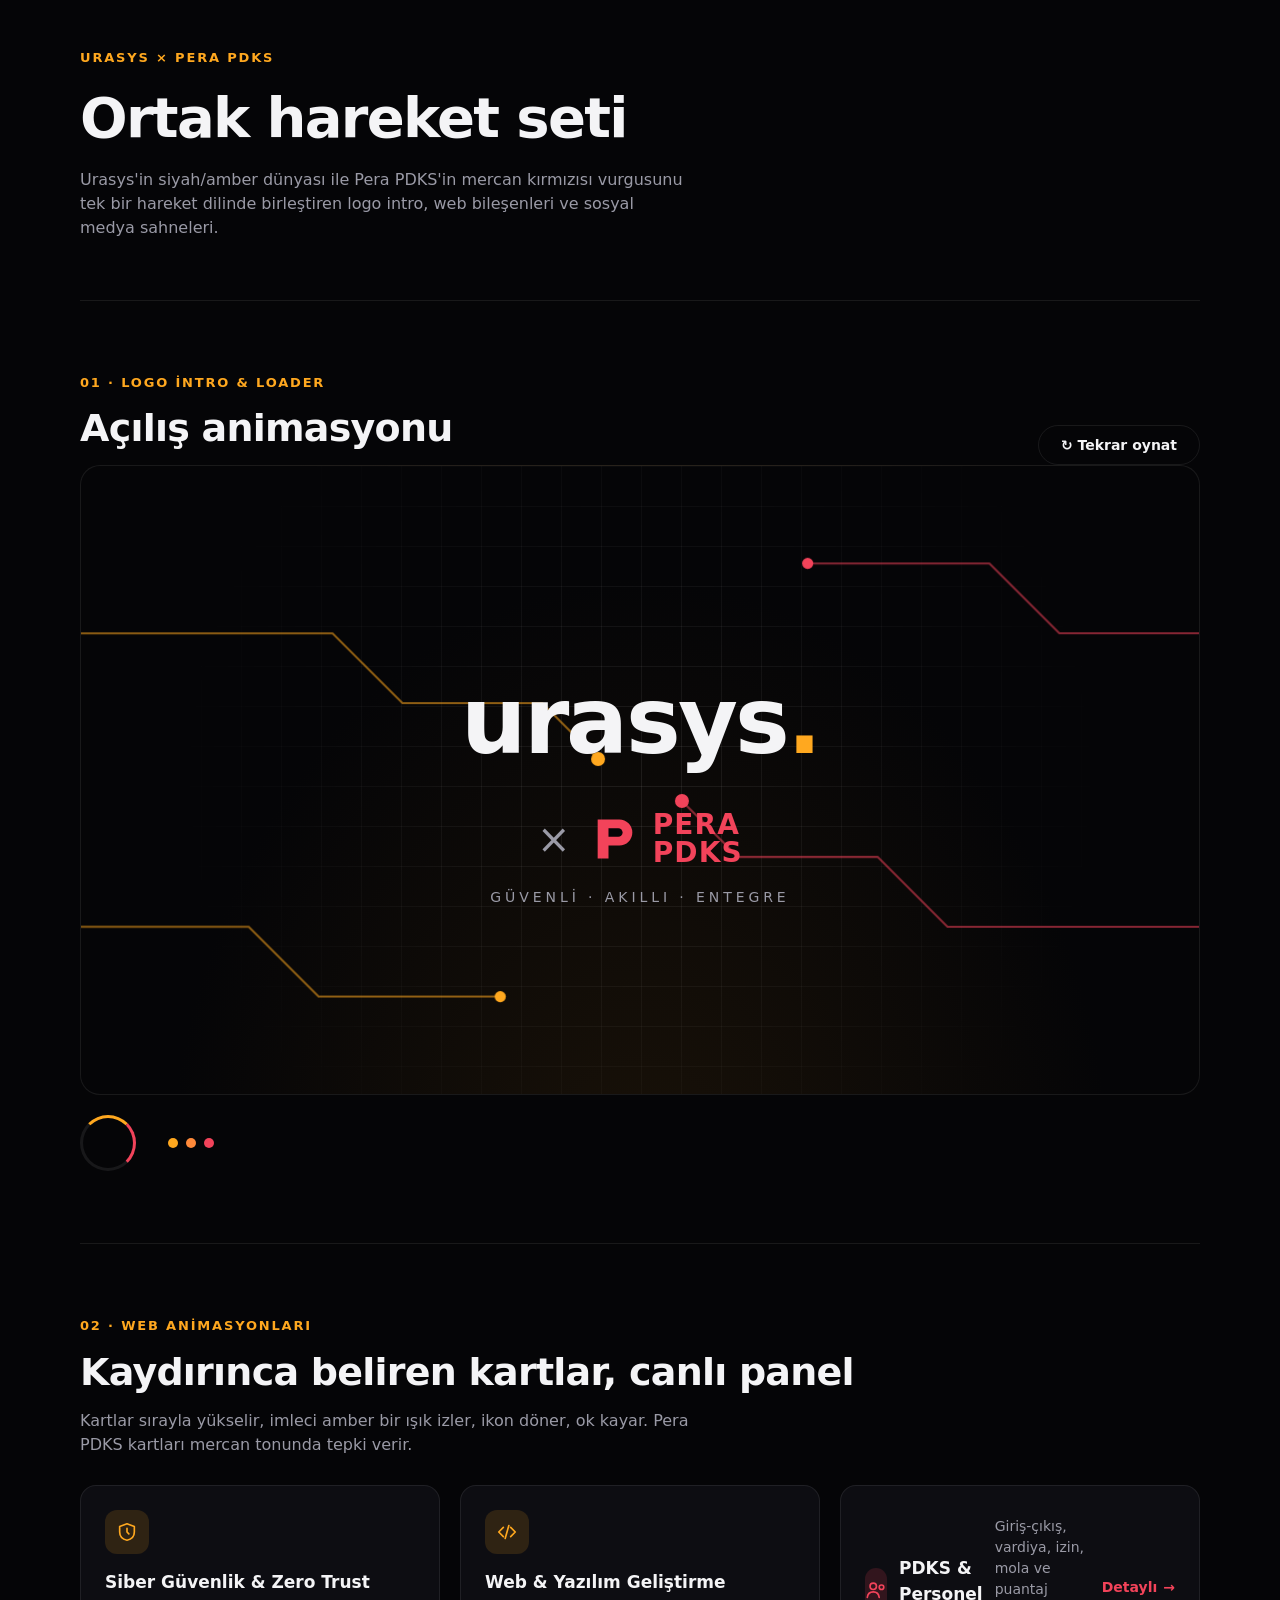
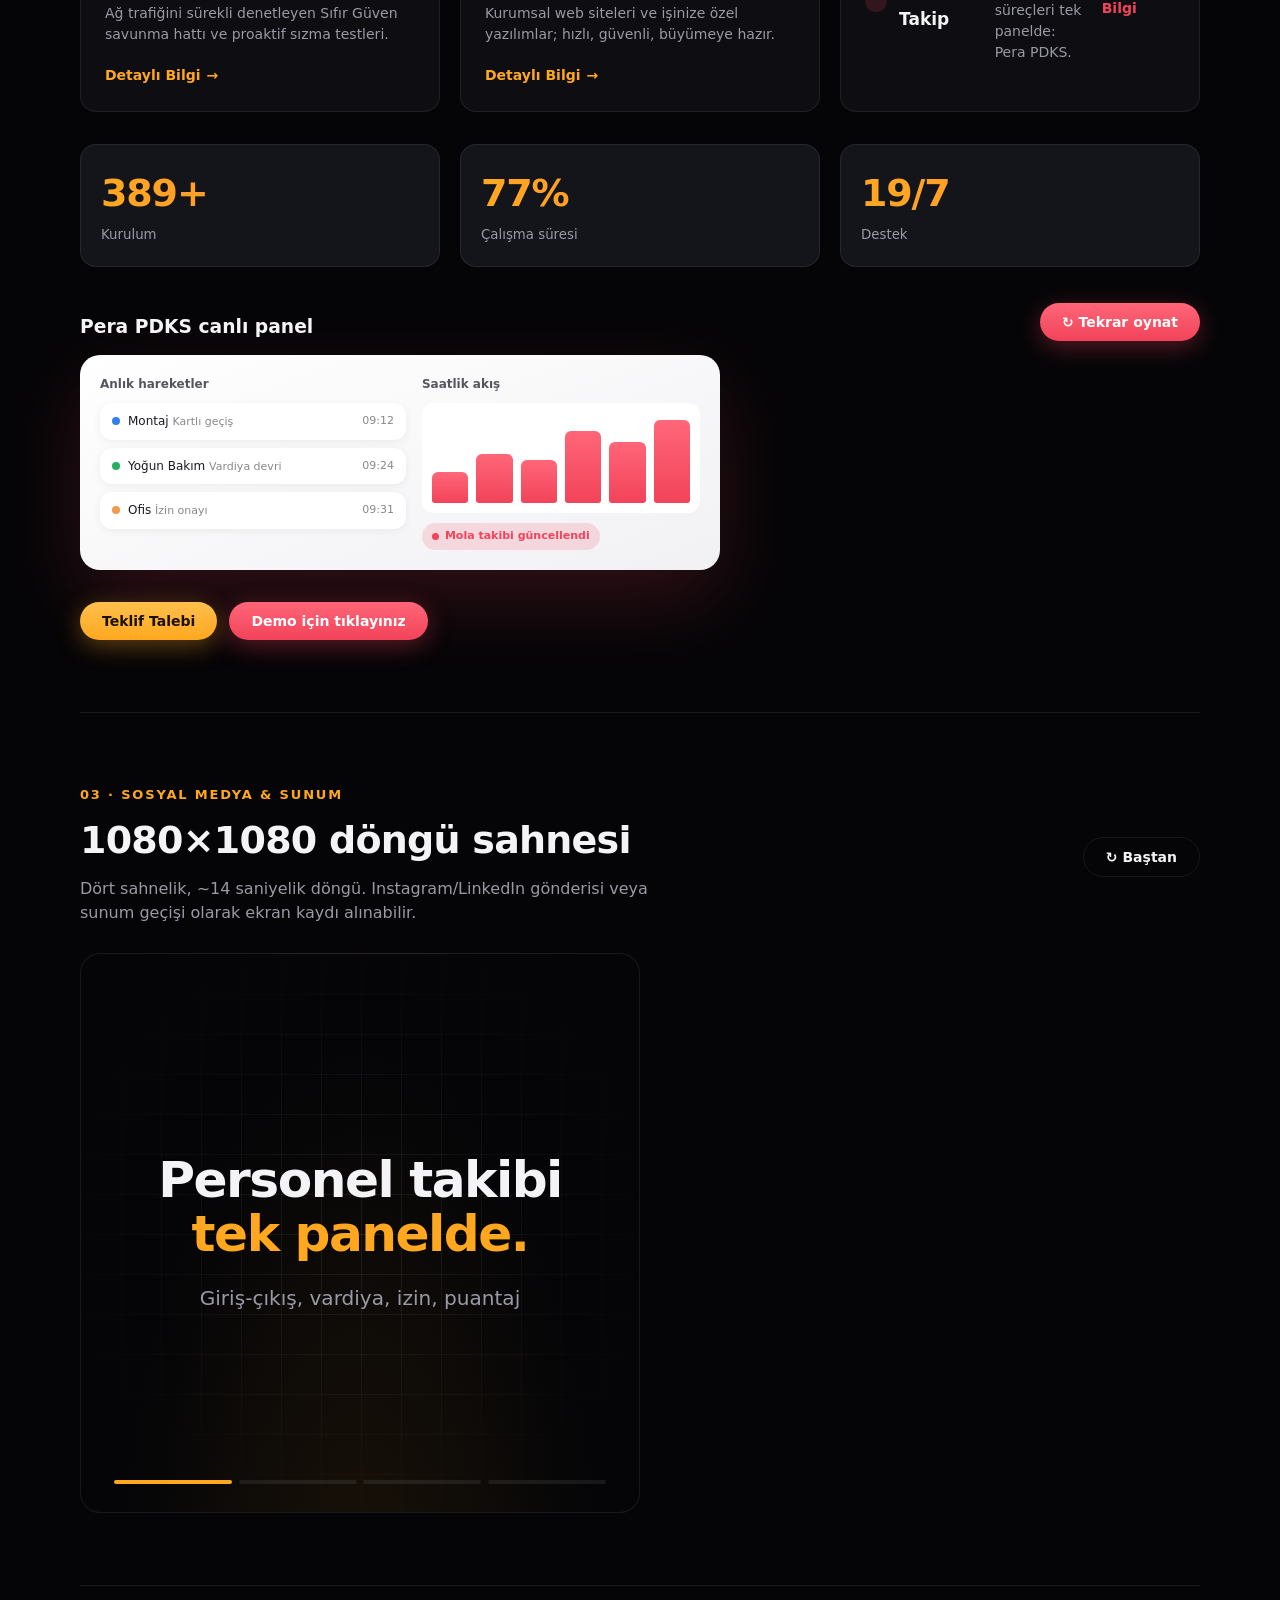
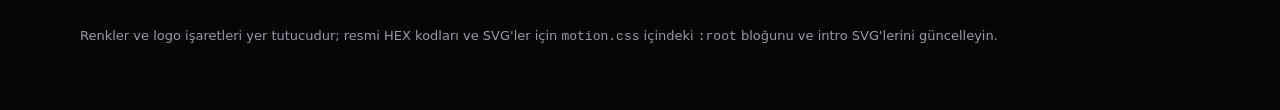
<file: urasys-motion/index.html>
<!doctype html>
<html lang="tr">
<head>
<meta charset="utf-8">
<meta name="viewport" content="width=device-width, initial-scale=1">
<title>Urasys × Pera PDKS Hareket Seti</title>
<link rel="stylesheet" href="motion.css">
</head>
<body>

<header class="wrap" style="padding:48px 0 32px">
  <div class="eyebrow">Urasys × Pera PDKS</div>
  <h1 style="font-size:clamp(32px,6vw,56px);letter-spacing:-.03em;margin:8px 0">Ortak hareket seti</h1>
  <p class="lead">Urasys'in siyah/amber dünyası ile Pera PDKS'in mercan kırmızısı vurgusunu tek bir hareket dilinde birleştiren logo intro, web bileşenleri ve sosyal medya sahneleri.</p>
</header>

<!-- 1) Logo intro -->
<section class="section wrap">
  <div class="bar-head">
    <div><div class="eyebrow">01 · Logo intro &amp; loader</div><h2 class="title">Açılış animasyonu</h2></div>
    <button class="btn ghost" id="replay-intro">↻ Tekrar oynat</button>
  </div>
  <div class="stage wide intro" id="intro">
    <div class="grid-bg"></div>
    <svg class="circuit" viewBox="0 0 800 450" preserveAspectRatio="xMidYMid slice" aria-hidden="true">
      <path class="a" d="M0 120 H180 L230 170 H330 L370 210"/>
      <path class="c" d="M800 330 H620 L570 280 H470 L430 240"/>
      <path class="a" d="M0 330 H120 L170 380 H300"/>
      <path class="c" d="M800 120 H700 L650 70 H520"/>
      <circle cx="370" cy="210" r="5" fill="#ffa81f"/>
      <circle cx="430" cy="240" r="5" fill="#f2435a"/>
      <circle cx="300" cy="380" r="4" fill="#ffa81f"/>
      <circle cx="520" cy="70" r="4" fill="#f2435a"/>
    </svg>
    <div class="center">
      <div class="wordmark" aria-label="urasys"></div>
      <div style="display:flex;align-items:center;gap:18px">
        <span class="cross">×</span>
        <div class="pera">
          <!-- Yer tutucu işaret: resmi Pera PDKS SVG'siyle değiştirin -->
          <svg class="pera-mark" viewBox="0 0 48 48" aria-hidden="true"><path d="M8 6h20a12 12 0 0 1 0 24H18v12H8z" fill="#f2435a"/><path d="M18 14h9a4 4 0 0 1 0 8h-9z" fill="#050507"/></svg>
          <div class="pera-text">PERA<br>PDKS</div>
        </div>
      </div>
      <div class="tagline">Güvenli · Akıllı · Entegre</div>
    </div>
    <div class="loader-track"><div class="loader-fill"></div></div>
  </div>
  <div class="loaders" aria-label="Yükleme göstergeleri">
    <div class="ring"></div>
    <div class="dots"><i></i><i></i><i></i></div>
  </div>
</section>

<!-- 2) Web bileşenleri -->
<section class="section wrap">
  <div class="eyebrow">02 · Web animasyonları</div>
  <h2 class="title">Kaydırınca beliren kartlar, canlı panel</h2>
  <p class="lead">Kartlar sırayla yükselir, imleci amber bir ışık izler, ikon döner, ok kayar. Pera PDKS kartları mercan tonunda tepki verir.</p>

  <div class="cards">
    <article class="card reveal" style="--d:0">
      <div class="icon-tile"><svg viewBox="0 0 24 24"><path d="M12 3l8 3v6c0 5-3.5 8-8 9-4.5-1-8-4-8-9V6z"/><path d="M12 8v4l2 2"/></svg></div>
      <h3>Siber Güvenlik &amp; Zero Trust</h3><p>Ağ trafiğini sürekli denetleyen Sıfır Güven savunma hattı ve proaktif sızma testleri.</p>
      <a class="more" href="#">Detaylı Bilgi <span>→</span></a>
    </article>
    <article class="card reveal" style="--d:1">
      <div class="icon-tile"><svg viewBox="0 0 24 24"><path d="M3 12l5-5M3 12l5 5M21 12l-5-5M21 12l-5 5M14 5l-4 14"/></svg></div>
      <h3>Web &amp; Yazılım Geliştirme</h3><p>Kurumsal web siteleri ve işinize özel yazılımlar; hızlı, güvenli, büyümeye hazır.</p>
      <a class="more" href="#">Detaylı Bilgi <span>→</span></a>
    </article>
    <article class="card pera reveal" style="--d:2">
      <div class="icon-tile"><svg viewBox="0 0 24 24"><circle cx="9" cy="8" r="3.5"/><path d="M2.5 20c.5-4 3-6 6.5-6s6 2 6.5 6"/><circle cx="18" cy="9" r="2.5"/></svg></div>
      <h3>PDKS &amp; Personel Takip</h3><p>Giriş-çıkış, vardiya, izin, mola ve puantaj süreçleri tek panelde: Pera PDKS.</p>
      <a class="more" href="#">Detaylı Bilgi <span>→</span></a>
    </article>
  </div>

  <div class="stats reveal">
    <div class="stat"><b data-to="500" data-suffix="+">0</b><small>Kurulum</small></div>
    <div class="stat"><b data-to="99" data-suffix="%">0</b><small>Çalışma süresi</small></div>
    <div class="stat"><b data-to="24" data-suffix="/7">0</b><small>Destek</small></div>
  </div>

  <div style="margin-top:36px">
    <div class="bar-head"><h3>Pera PDKS canlı panel</h3><button class="btn coral" id="replay-dash">↻ Tekrar oynat</button></div>
    <div class="dash" style="margin-top:14px">
      <div>
        <h4>Anlık hareketler</h4>
        <div class="feed">
          <div class="row" style="--i:0"><span><i style="background:#2f80ed;display:inline-block;margin-right:8px"></i>Montaj <em>Kartlı geçiş</em></span><em>09:12</em></div>
          <div class="row" style="--i:1"><span><i style="background:#27ae60;display:inline-block;margin-right:8px"></i>Yoğun Bakım <em>Vardiya devri</em></span><em>09:24</em></div>
          <div class="row" style="--i:2"><span><i style="background:#f2994a;display:inline-block;margin-right:8px"></i>Ofis <em>İzin onayı</em></span><em>09:31</em></div>
        </div>
      </div>
      <div>
        <h4>Saatlik akış</h4>
        <div class="chart">
          <i style="--h:35%;--i:0"></i><i style="--h:55%;--i:1"></i><i style="--h:48%;--i:2"></i><i style="--h:80%;--i:3"></i><i style="--h:68%;--i:4"></i><i style="--h:92%;--i:5"></i>
        </div>
        <span class="badge-live">Mola takibi güncellendi</span>
      </div>
    </div>
  </div>

  <div style="display:flex;gap:12px;margin-top:32px;flex-wrap:wrap">
    <button class="btn">Teklif Talebi</button>
    <button class="btn coral">Demo için tıklayınız</button>
  </div>
</section>

<!-- 3) Sosyal medya / sunum -->
<section class="section wrap">
  <div class="bar-head">
    <div><div class="eyebrow">03 · Sosyal medya &amp; sunum</div><h2 class="title">1080×1080 döngü sahnesi</h2></div>
    <button class="btn ghost" id="replay-social">↻ Baştan</button>
  </div>
  <p class="lead">Dört sahnelik, ~14 saniyelik döngü. Instagram/LinkedIn gönderisi veya sunum geçişi olarak ekran kaydı alınabilir.</p>
  <div class="stage square social" id="social">
    <div class="grid-bg"></div>

    <div class="scene">
      <h3><span class="line" style="--i:0">Personel takibi</span><span class="line hl" style="--i:1">tek panelde.</span></h3>
      <p class="line" style="--i:3">Giriş-çıkış, vardiya, izin, puantaj</p>
    </div>

    <div class="scene">
      <div class="mini-bars">
        <i style="height:35%;--i:0"></i><i style="height:60%;--i:1"></i><i style="height:48%;--i:2"></i><i style="height:82%;--i:3"></i><i style="height:70%;--i:4"></i><i style="height:100%;--i:5"></i>
      </div>
      <h3><span class="line" style="--i:1">Anlık <span class="hc">raporlama</span></span></h3>
      <div class="chip-row"><span class="chip c" style="--i:0">Mola takibi</span><span class="chip c" style="--i:1">Turnike</span><span class="chip c" style="--i:2">Puantaj</span></div>
    </div>

    <div class="scene">
      <div class="pair line" style="--i:0"><span class="u"><b>urasys</b>.</span><span class="x">×</span><span class="p">PERA PDKS</span></div>
      <h3><span class="line" style="--i:2">İş ortaklığıyla</span><span class="line hl" style="--i:3">daha güçlü.</span></h3>
    </div>

    <div class="scene">
      <h3><span class="line" style="--i:0">Hemen <span class="hl">teklif</span></span><span class="line" style="--i:1">alın.</span></h3>
      <div class="chip-row"><span class="chip a" style="--i:0">urasys.com</span><span class="chip c" style="--i:1">perapdks.com</span></div>
    </div>

    <div class="progress"></div>
  </div>
</section>

<footer class="wrap">
  Renkler ve logo işaretleri yer tutucudur; resmi HEX kodları ve SVG'ler için <code>motion.css</code> içindeki <code>:root</code> bloğunu ve intro SVG'lerini güncelleyin.
</footer>

<script src="motion.js"></script>
</body>
</html>
</file>
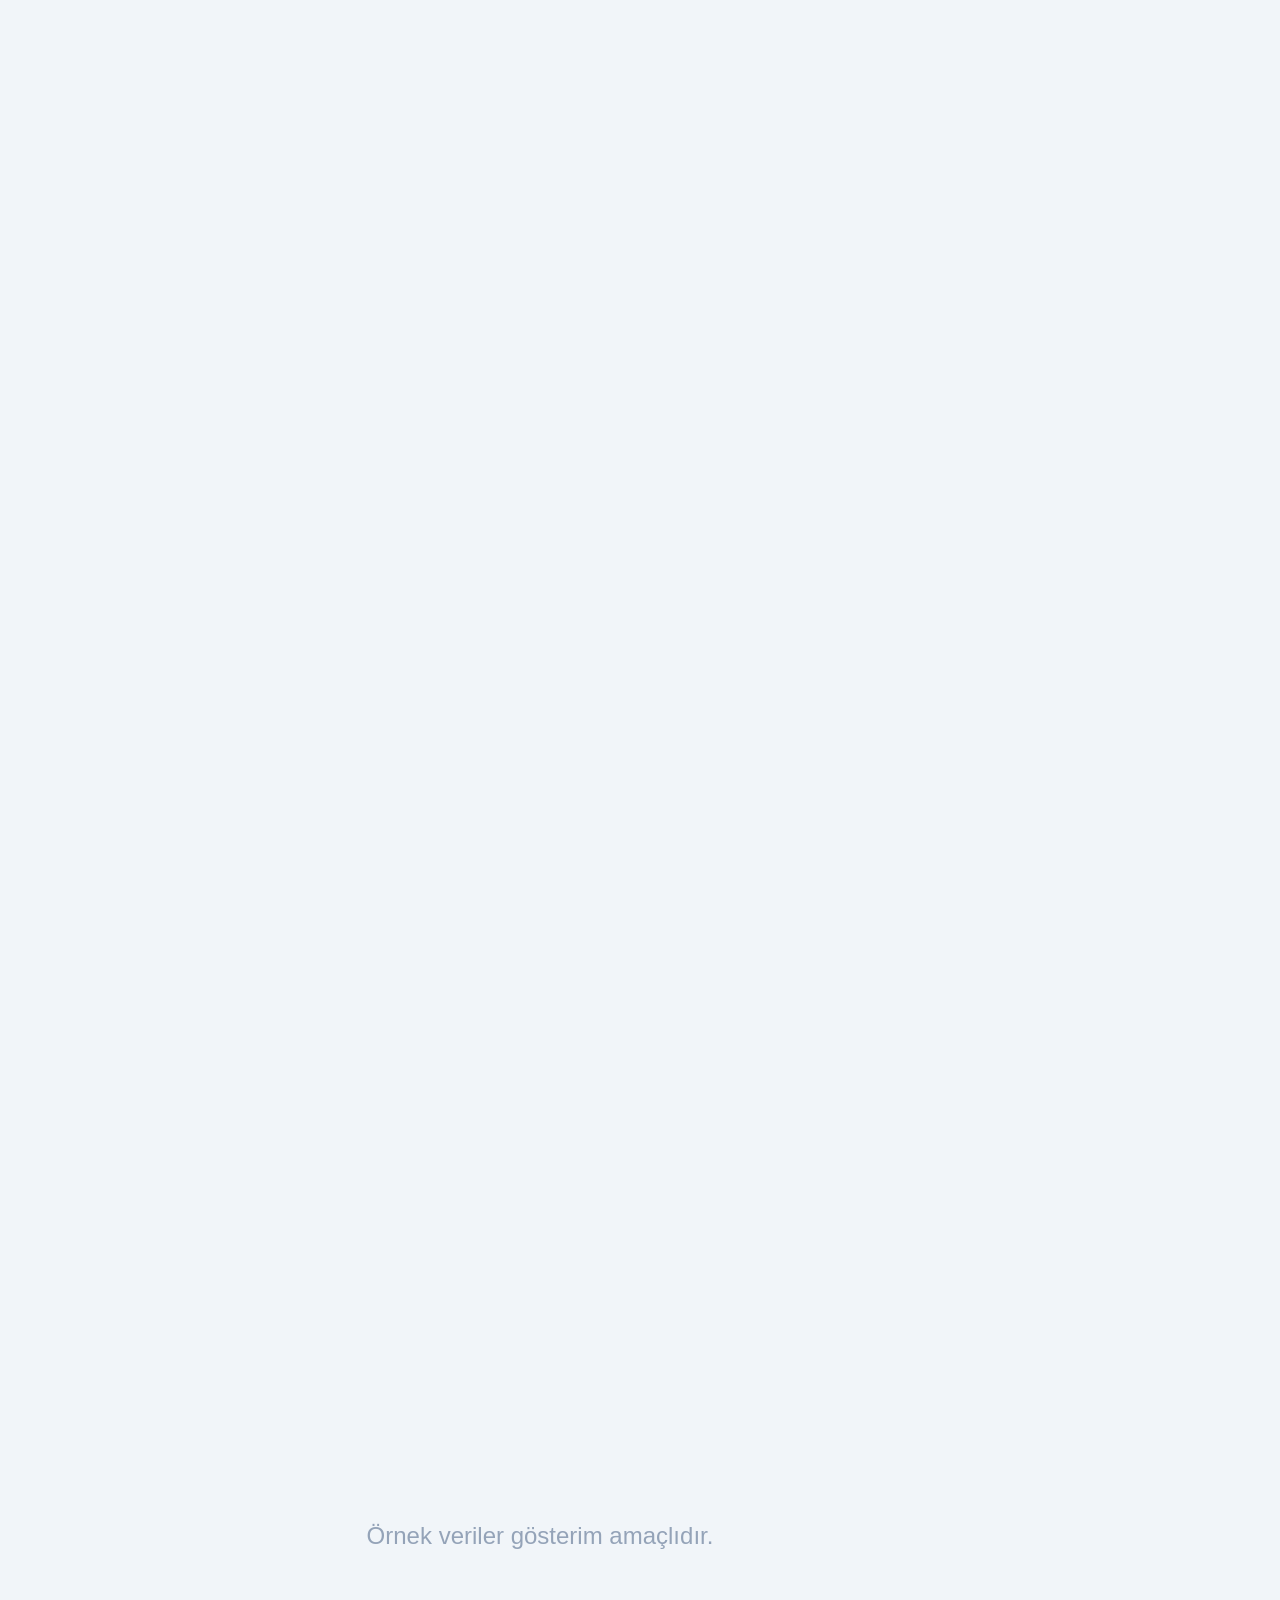
<file: yonetior-social/animations/02-ai-makbuz-okuma.html>
<!doctype html><html lang="tr"><head><meta charset="utf-8"><link rel="stylesheet" href="base.css">
<style>
.receipt{position:relative;width:500px;background:#fff;border-radius:18px;padding:40px 38px;box-shadow:0 40px 80px -30px rgba(23,37,84,.5);font-family:'DejaVu Sans Mono',monospace;font-size:27px;color:#334155;text-align:left;overflow:hidden;
 clip-path:polygon(0 0,100% 0,100% 100%,95% 97%,90% 100%,85% 97%,80% 100%,75% 97%,70% 100%,65% 97%,60% 100%,55% 97%,50% 100%,45% 97%,40% 100%,35% 97%,30% 100%,25% 97%,20% 100%,15% 97%,10% 100%,5% 97%,0 100%)}
.receipt .t{text-align:center;font-weight:700;font-size:30px;margin-bottom:6px}
.receipt .d{text-align:center;font-size:23px;color:#94a3b8;margin-bottom:22px}
.receipt .l{display:flex;justify-content:space-between;padding:7px 0}
.receipt .tot{display:flex;justify-content:space-between;border-top:3px dashed #cbd5e1;margin-top:16px;padding-top:18px;font-weight:700;font-size:34px;color:#0f172a;margin-bottom:24px}
.scan{position:absolute;left:0;right:0;top:0;height:10px;background:linear-gradient(90deg,transparent,#3b82f6,transparent);box-shadow:0 0 40px 18px rgba(59,130,246,.45);animation:scan 2.2s ease-in-out var(--s) both}
@keyframes scan{0%{top:0;opacity:0}8%{opacity:1}92%{opacity:1}100%{top:100%;opacity:0}}
.mark{position:absolute;border:4px solid #3b82f6;border-radius:8px;background:rgba(59,130,246,.12);animation:fade .4s ease var(--s) both}
.fields{width:920px;display:flex;flex-direction:column;gap:6px;padding:26px 44px}
.f{display:flex;align-items:center;justify-content:space-between;padding:20px 0;border-bottom:2px solid var(--line);font-size:38px}
.f:last-child{border:0}.f span{color:var(--muted);font-weight:600}.f b{color:var(--navy2)}
.stack{position:relative;width:700px;height:520px}
.stack .r{position:absolute;width:330px;height:430px;background:#fff;border-radius:16px;box-shadow:0 30px 60px -25px rgba(0,0,0,.6);padding:34px 30px}
.stack .r i{display:block;height:14px;border-radius:8px;background:#e2e8f0;margin-bottom:20px}
</style></head><body><div class="stage">

<div class="scene dark" style="--s:0s;--d:.01s;--e:4.4s">
 <div class="stack">
  <div class="r a" style="--s:.2s;left:20px;top:40px;transform:rotate(-9deg)"><i style="width:60%"></i><i></i><i></i><i style="width:80%"></i><i></i></div>
  <div class="r a" style="--s:.5s;left:190px;top:10px;transform:rotate(5deg)"><i style="width:50%"></i><i></i><i style="width:70%"></i><i></i><i></i></div>
  <div class="r a" style="--s:.8s;left:350px;top:60px;transform:rotate(12deg)"><i style="width:65%"></i><i></i><i></i><i style="width:40%"></i><i></i></div>
 </div>
 <h1 class="h1 a" style="--s:1.2s;font-size:84px">Makbuzları<br>elle girmeyi<br><span class="hl">bırakın.</span></h1>
</div>

<div class="scene" style="--s:3.9s;--e:15.5s;gap:36px">
 <div class="pill a" style="--s:4.2s"><span data-ic="scan"></span> AI MAKBUZ OKUMA</div>
 <div class="a" style="--s:4.3s;position:relative">
  <div class="receipt">
   <div class="t">GÜNEŞ KIRTASİYE</div><div class="d">08.10.2026 · 14:32</div>
   <div class="l"><span>Dosya klasörü x4</span><span>340,00</span></div>
   <div class="l"><span>Toner kartuş</span><span>690,00</span></div>
   <div class="l"><span>Kağıt A4 koli</span><span>220,00</span></div>
   <div class="tot"><span>TOPLAM</span><span>1.250,00 ₺</span></div>
   <div class="scan" style="--s:5.2s"></div>
   <div class="mark" style="--s:7s;left:26px;right:26px;top:24px;height:56px"></div>
   <div class="mark" style="--s:7.3s;left:26px;right:26px;top:84px;height:34px"></div>
   <div class="mark" style="--s:7.6s;left:26px;right:26px;top:288px;height:68px"></div>
  </div>
 </div>
 <div class="card fields a" style="--s:7s">
  <div class="f a left" style="--s:7.2s"><span>İşletme</span><b>Güneş Kırtasiye</b></div>
  <div class="f a left" style="--s:7.8s"><span>Tarih</span><b>08.10.2026</b></div>
  <div class="f a left" style="--s:8.4s"><span>Tutar</span><b>1.250,00 ₺</b></div>
  <div class="f a left" style="--s:9s"><span>Proje</span><b class="chip g" style="font-size:34px">Marka Danışmanlığı ✓</b></div>
 </div>
 <p class="p a" style="--s:10.2s">Tutar, tarih ve işletme bilgisi otomatik çıkarılır;<br>makbuz birkaç saniyede doğru projeye bağlanır.</p>
</div>

<div class="scene dark" style="--s:15s">
 <h1 class="h1 a" style="--s:15.5s">Elle girişe son.<br><span class="hl">Net bir masraf tablosu.</span></h1>
 <div class="btn a pop" style="--s:16.8s">Ücretsiz Başla <span data-ic="arrow"></span></div>
 <div class="url a" style="--s:17.4s">yonetior.com</div>
</div>
<div class="demo">Örnek veriler gösterim amaçlıdır.</div>
</div>
<script>window.DURATION=20.5</script><script src="base.js"></script></body></html>
</file>
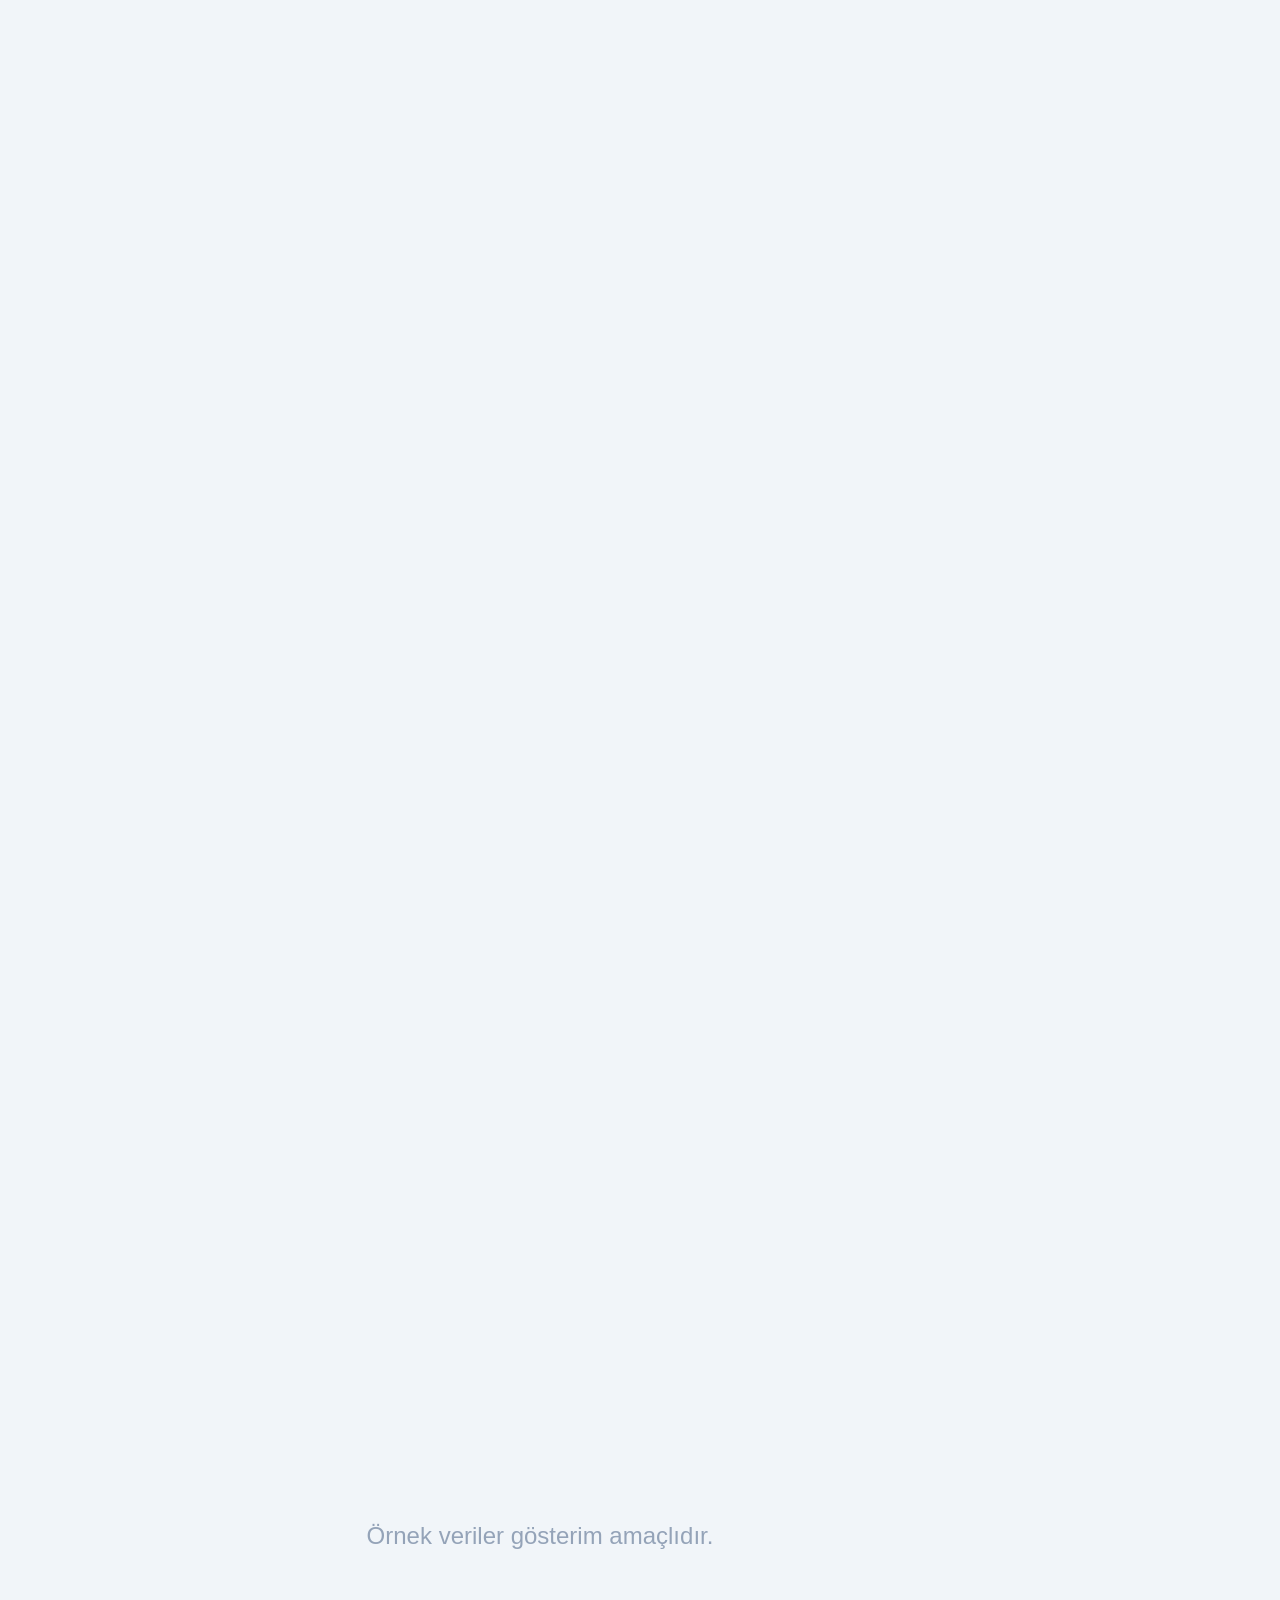
<file: yonetior-social/animations/03-telegram-entegrasyonu.html>
<!doctype html><html lang="tr"><head><meta charset="utf-8"><link rel="stylesheet" href="base.css">
<style>
.phone{width:660px;height:960px;border-radius:84px;border:16px solid #0f172a;background:#e7eef7;overflow:hidden;box-shadow:0 50px 100px -40px rgba(23,37,84,.6);display:flex;flex-direction:column;position:relative}
.top{background:#2563eb;color:#fff;padding:34px 30px;display:flex;align-items:center;gap:20px;font-weight:700;font-size:34px}
.top .av{width:68px;height:68px;border-radius:50%;background:#fff;color:var(--navy);display:flex;align-items:center;justify-content:center;font-size:36px}
.top small{display:block;font-weight:500;font-size:22px;opacity:.8}
.chat{flex:1;padding:26px 24px;display:flex;flex-direction:column;gap:20px;position:relative}
.b{max-width:470px;padding:22px 26px;border-radius:30px;font-size:30px;line-height:1.3;text-align:left;font-weight:500}
.o{align-self:flex-end;background:#2563eb;color:#fff;border-bottom-right-radius:8px}
.i{align-self:flex-start;background:#fff;color:var(--ink);border-bottom-left-radius:8px}
.photo{width:260px;background:#fff;border-radius:14px;padding:18px;color:#475569;font-family:'DejaVu Sans Mono',monospace;font-size:17px;text-align:left}
.photo i{display:block;height:10px;background:#e2e8f0;border-radius:6px;margin:8px 0}
.res{display:flex;flex-direction:column;gap:10px;font-size:27px}
.res div{display:flex;justify-content:space-between;gap:30px}.res span{color:var(--muted)}
.res .ok{color:#047857;font-weight:800;font-size:29px;display:flex;justify-content:flex-start;gap:10px}
.typing{position:absolute;left:24px;bottom:26px;background:#fff;border-radius:26px;padding:24px 30px;display:flex;gap:10px;animation:fade .2s ease var(--s) both,out .2s ease var(--e) forwards}
.typing i{width:16px;height:16px;border-radius:50%;background:#94a3b8;animation:blink 1s infinite}.typing i:nth-child(2){animation-delay:.2s}.typing i:nth-child(3){animation-delay:.4s}
</style></head><body><div class="stage">

<div class="scene dark" style="--s:0s;--d:.01s;--e:3.4s">
 <div class="ico a pop" style="--s:.2s;width:150px;height:150px;border-radius:44px;background:#fff;font-size:90px" data-ic="send"></div>
 <h1 class="h1 a" style="--s:.7s;font-size:88px">Makbuz fotoğrafını<br><span class="hl">Telegram'dan</span><br>gönderin.</h1>
</div>

<div class="scene" style="--s:2.9s;--e:16.2s;gap:30px;padding-top:250px">
 <h2 class="h2 a" style="--s:3.2s;font-size:56px">Telefonunuzdan<br>doğrudan kayıt oluşturun</h2>
 <div class="phone a pop" style="--s:3.5s">
  <div class="top"><div class="av" data-ic="activity"></div><div>yonetior bot<small>çevrimiçi</small></div></div>
  <div class="chat">
   <div class="b o a right" style="--s:4.6s;padding:14px"><div class="photo"><b>MARKET A.Ş.</b><i></i><i style="width:70%"></i><i></i><b>TOPLAM 486,50</b></div></div>
   <div class="typing" style="--s:5.8s;--e:7.2s"><i></i><i></i><i></i></div>
   <div class="b i a left" style="--s:7.2s">
    <div class="res"><div class="ok"><span data-ic="check" style="color:#047857"></span> Makbuz okundu</div>
     <div><span>İşletme</span><b>Market A.Ş.</b></div><div><span>Tutar</span><b>486,50 ₺</b></div><div><span>Kayıt</span><b>Masraf oluşturuldu</b></div></div>
   </div>
   <div class="b o a right" style="--s:10s">Yarın müşteriye teklif gönder</div>
   <div class="typing" style="--s:10.9s;--e:11.9s"><i></i><i></i><i></i></div>
   <div class="b i a left" style="--s:11.9s"><div class="res"><div class="ok"><span data-ic="task" style="color:#047857"></span> Taslak görev oluşturuldu</div></div></div>
  </div>
 </div>
 <p class="p a" style="--s:13s;font-size:36px">AI OCR makbuz kaydını otomatik oluşturur.<br>Mesajla da taslak görev açın.</p>
</div>

<div class="scene dark" style="--s:15.7s">
 <h1 class="h1 a" style="--s:16.2s">Sahadaki ekibiniz<br><span class="hl">bilgisayar başında<br>olmak zorunda değil.</span></h1>
 <div class="btn a pop" style="--s:17.6s">Ücretsiz Başla <span data-ic="arrow"></span></div>
 <div class="url a" style="--s:18.2s">yonetior.com</div>
</div>
<div class="demo">Örnek veriler gösterim amaçlıdır.</div>
</div>
<script>window.DURATION=21.2</script><script src="base.js"></script></body></html>
</file>
<file: urasys-motion/motion.css>
/* Urasys × Pera PDKS — ortak hareket sistemi
   Renkler ekran görüntülerinden tahmin edilmiştir; resmi HEX kodlarıyla
   yalnızca :root bloğunu güncellemeniz yeterlidir. */
:root {
  --bg: #050507;
  --surface: #0d0d12;
  --surface-2: #14141b;
  --line: rgba(255, 255, 255, 0.08);
  --text: #f4f4f6;
  --muted: #9a9aa6;

  --amber: #ffa81f;           /* Urasys */
  --amber-soft: rgba(255, 168, 31, 0.14);
  --amber-glow: rgba(255, 168, 31, 0.35);
  --coral: #f2435a;           /* Pera PDKS */
  --coral-soft: rgba(242, 67, 90, 0.16);
  --coral-glow: rgba(242, 67, 90, 0.35);

  --ease-out: cubic-bezier(0.22, 1, 0.36, 1);
  --ease-spring: cubic-bezier(0.34, 1.56, 0.64, 1);
  --dur-fast: 240ms;
  --dur: 600ms;
  --dur-slow: 1100ms;

  --font: Inter, "Segoe UI", system-ui, -apple-system, Roboto, sans-serif;
}

* { box-sizing: border-box; margin: 0; }
html { scroll-behavior: smooth; }
body {
  background: var(--bg);
  color: var(--text);
  font-family: var(--font);
  line-height: 1.5;
  -webkit-font-smoothing: antialiased;
}

/* ---------- Genel düzen ---------- */
.wrap { width: min(1120px, 100% - 32px); margin-inline: auto; }
.section { padding: 72px 0; border-top: 1px solid var(--line); }
.eyebrow {
  color: var(--amber); font-size: 13px; font-weight: 600;
  letter-spacing: 0.14em; text-transform: uppercase;
}
h2.title { font-size: clamp(26px, 4vw, 38px); margin: 8px 0 8px; letter-spacing: -0.02em; }
.lead { color: var(--muted); max-width: 60ch; margin-bottom: 28px; }
.bar-head { display: flex; justify-content: space-between; align-items: end; gap: 16px; flex-wrap: wrap; }

.btn {
  position: relative; overflow: hidden; display: inline-flex; align-items: center; gap: 8px;
  border: 0; cursor: pointer; font: 600 14px var(--font); color: #1a1100;
  background: linear-gradient(180deg, #ffbf4d, var(--amber));
  padding: 11px 22px; border-radius: 999px;
  box-shadow: 0 6px 24px var(--amber-glow);
  transition: transform var(--dur-fast) var(--ease-out), box-shadow var(--dur-fast);
}
.btn:hover { transform: translateY(-2px); box-shadow: 0 10px 32px var(--amber-glow); }
.btn::after { /* parlama süpürmesi */
  content: ""; position: absolute; inset: 0; transform: translateX(-120%) skewX(-20deg);
  background: linear-gradient(90deg, transparent, rgba(255,255,255,.55), transparent);
}
.btn:hover::after { transform: translateX(120%) skewX(-20deg); transition: transform 700ms var(--ease-out); }
.btn.coral { background: linear-gradient(180deg, #ff6678, var(--coral)); color: #fff; box-shadow: 0 6px 24px var(--coral-glow); }
.btn.ghost { background: transparent; color: var(--text); border: 1px solid var(--line); box-shadow: none; }

/* ---------- Sahne (intro / sosyal medya) ---------- */
.stage {
  position: relative; overflow: hidden; border-radius: 20px; border: 1px solid var(--line);
  background: radial-gradient(ellipse at 50% 120%, #1a1208 0%, var(--bg) 60%);
}
.stage.wide { aspect-ratio: 16 / 9; }
.stage.square { aspect-ratio: 1 / 1; width: min(560px, 100%); }
.grid-bg { /* hareketli teknik ızgara */
  position: absolute; inset: -40px;
  background-image:
    linear-gradient(var(--line) 1px, transparent 1px),
    linear-gradient(90deg, var(--line) 1px, transparent 1px);
  background-size: 40px 40px;
  mask-image: radial-gradient(circle at 50% 50%, #000 0%, transparent 70%);
  animation: gridDrift 14s linear infinite;
}
@keyframes gridDrift { to { transform: translate(40px, 40px); } }

/* ---------- 1) Logo intro ---------- */
.intro .center { position: absolute; inset: 0; display: grid; place-content: center; justify-items: center; gap: 18px; }
.wordmark { display: flex; align-items: baseline; font-weight: 800; letter-spacing: -0.03em; font-size: clamp(40px, 9vw, 92px); }
.wordmark .ch { display: inline-block; opacity: 0; transform: translateY(60%) rotateX(-70deg); }
.wordmark .dot { color: var(--amber); display: inline-block; opacity: 0; transform: scale(0); }
.cross { font-size: clamp(22px, 4vw, 40px); color: var(--muted); opacity: 0; transform: rotate(-180deg) scale(0); }
.pera { display: flex; align-items: center; gap: 12px; opacity: 0; transform: translateX(40px); }
.pera-mark { width: clamp(30px, 5vw, 52px); }
.pera-text { font-weight: 800; line-height: 1; color: var(--coral); letter-spacing: 0.04em; font-size: clamp(16px, 2.6vw, 28px); }
.tagline { color: var(--muted); letter-spacing: 0.28em; font-size: clamp(10px, 1.4vw, 14px); text-transform: uppercase; opacity: 0; }
.circuit { position: absolute; inset: 0; width: 100%; height: 100%; }
.circuit path { fill: none; stroke-width: 1.5; stroke-linecap: round; stroke-dasharray: 600; stroke-dashoffset: 600; opacity: 0; }
.circuit .a { stroke: var(--amber); }
.circuit .c { stroke: var(--coral); }
.circuit circle { opacity: 0; transform-box: fill-box; transform-origin: center; }
.loader-track { position: absolute; left: 50%; bottom: 8%; width: min(280px, 50%); height: 4px; border-radius: 4px; background: var(--line); transform: translateX(-50%); overflow: hidden; }
.loader-fill { height: 100%; width: 0; background: linear-gradient(90deg, var(--amber), var(--coral)); box-shadow: 0 0 12px var(--amber-glow); }

.intro.play .circuit path { animation: draw 1.4s var(--ease-out) forwards; }
.intro.play .circuit path:nth-child(2) { animation-delay: .1s; }
.intro.play .circuit path:nth-child(3) { animation-delay: .2s; }
.intro.play .circuit path:nth-child(4) { animation-delay: .3s; }
.intro.play .circuit circle { animation: pop .5s var(--ease-spring) 1.2s forwards; }
.intro.play .wordmark .ch { animation: letterIn .8s var(--ease-out) forwards; animation-delay: calc(1s + var(--i) * 70ms); }
.intro.play .wordmark .dot { animation: pop .6s var(--ease-spring) 1.7s forwards, dotPulse 2s ease-in-out 2.6s infinite; }
.intro.play .cross { animation: crossIn .8s var(--ease-spring) 2.2s forwards; }
.intro.play .pera { animation: slideIn .8s var(--ease-out) 2.5s forwards; }
.intro.play .tagline { animation: fade 1s ease 3s forwards; }
.intro.play .loader-fill { animation: load 3.2s cubic-bezier(.6,.05,.3,1) forwards; }
.intro.play .loader-track { animation: fadeOut .4s ease 3.4s forwards; }
@keyframes draw { 0% { opacity: 1; } 100% { opacity: .55; stroke-dashoffset: 0; } }
@keyframes pop { from { opacity: 0; transform: scale(0); } to { opacity: 1; transform: scale(1); } }
@keyframes letterIn { to { opacity: 1; transform: none; } }
@keyframes crossIn { to { opacity: 1; transform: none; } }
@keyframes slideIn { to { opacity: 1; transform: none; } }
@keyframes fade { to { opacity: 1; } }
@keyframes fadeOut { to { opacity: 0; } }
@keyframes load { to { width: 100%; } }
@keyframes dotPulse { 50% { text-shadow: 0 0 24px var(--amber); transform: scale(1.15); } }

/* Yükleme göstergesi (bağımsız) */
.loaders { display: flex; gap: 32px; align-items: center; flex-wrap: wrap; margin-top: 20px; }
.ring { width: 56px; height: 56px; border-radius: 50%; border: 3px solid var(--line); border-top-color: var(--amber); border-right-color: var(--coral); animation: spin 1s linear infinite; }
.dots { display: flex; gap: 8px; }
.dots i { width: 10px; height: 10px; border-radius: 50%; background: var(--amber); animation: bounce 1s var(--ease-out) infinite; }
.dots i:nth-child(2) { animation-delay: .15s; background: #ff8a3a; }
.dots i:nth-child(3) { animation-delay: .3s; background: var(--coral); }
@keyframes spin { to { transform: rotate(360deg); } }
@keyframes bounce { 0%, 100% { transform: translateY(0); opacity: .5; } 40% { transform: translateY(-12px); opacity: 1; } }

/* ---------- 2) Web bileşenleri ---------- */
.reveal { opacity: 0; transform: translateY(28px); transition: opacity var(--dur) var(--ease-out), transform var(--dur) var(--ease-out); transition-delay: calc(var(--d, 0) * 90ms); }
.reveal.in { opacity: 1; transform: none; }

.cards { display: grid; grid-template-columns: repeat(auto-fit, minmax(260px, 1fr)); gap: 20px; }
.card {
  position: relative; padding: 24px; border-radius: 16px; background: var(--surface);
  border: 1px solid var(--line); overflow: hidden;
  transition: transform var(--dur-fast) var(--ease-out), border-color var(--dur-fast);
}
.card::before { /* imleci izleyen amber ışık */
  content: ""; position: absolute; inset: 0; opacity: 0; transition: opacity var(--dur-fast);
  background: radial-gradient(260px circle at var(--mx, 50%) var(--my, 50%), var(--amber-soft), transparent 70%);
  pointer-events: none;
}
.card:hover { transform: translateY(-4px); border-color: rgba(255, 168, 31, .45); }
.card:hover::before { opacity: 1; }
.card.pera:hover { border-color: rgba(242, 67, 90, .5); }
.card.pera::before { background: radial-gradient(260px circle at var(--mx, 50%) var(--my, 50%), var(--coral-soft), transparent 70%); }
.icon-tile { width: 44px; height: 44px; border-radius: 12px; display: grid; place-items: center; background: var(--amber-soft); color: var(--amber); margin-bottom: 16px; transition: transform var(--dur) var(--ease-spring); }
.card.pera .icon-tile { background: var(--coral-soft); color: var(--coral); }
.card:hover .icon-tile { transform: rotate(-8deg) scale(1.12); }
.icon-tile svg { width: 22px; height: 22px; stroke: currentColor; fill: none; stroke-width: 1.8; stroke-linecap: round; stroke-linejoin: round; }
.card h3 { font-size: 17px; margin-bottom: 8px; }
.card p { color: var(--muted); font-size: 14px; margin-bottom: 18px; }
.more { color: var(--amber); font-weight: 600; font-size: 14px; display: inline-flex; gap: 6px; text-decoration: none; }
.card.pera .more { color: var(--coral); }
.more span { transition: transform var(--dur-fast) var(--ease-out); }
.card:hover .more span { transform: translateX(5px); }

.stats { display: grid; grid-template-columns: repeat(auto-fit, minmax(180px, 1fr)); gap: 20px; margin-top: 32px; }
.stat { padding: 20px; border-radius: 16px; background: var(--surface-2); border: 1px solid var(--line); }
.stat b { display: block; font-size: 38px; letter-spacing: -0.03em; background: linear-gradient(90deg, var(--amber), #ff8a3a); -webkit-background-clip: text; background-clip: text; color: transparent; }
.stat small { color: var(--muted); }

/* Pera PDKS canlı panel */
.dash { display: grid; grid-template-columns: 1.1fr 1fr; gap: 16px; padding: 20px; border-radius: 20px; background: linear-gradient(160deg, #fff, #f1f1f4); color: #1a1a22; max-width: 640px; box-shadow: 0 30px 80px rgba(242, 67, 90, .18); }
.dash h4 { font-size: 12px; margin-bottom: 10px; color: #55555f; }
.feed { display: grid; gap: 8px; }
.feed .row { display: flex; justify-content: space-between; align-items: center; gap: 8px; padding: 9px 12px; border-radius: 12px; background: #fff; box-shadow: 0 2px 8px rgba(0,0,0,.06); font-size: 12px; opacity: 0; transform: translateX(-24px); }
.feed .row i { width: 8px; height: 8px; border-radius: 50%; flex: none; }
.feed .row em { font-style: normal; color: #888; font-size: 11px; }
.dash.live .feed .row { animation: rowIn .6s var(--ease-out) forwards; animation-delay: calc(var(--i) * 500ms); }
.chart { display: flex; align-items: end; gap: 8px; height: 110px; padding: 10px; border-radius: 12px; background: #fff; }
.chart i { flex: 1; border-radius: 6px 6px 3px 3px; background: linear-gradient(180deg, #ff6678, var(--coral)); height: 0; }
.dash.live .chart i { animation: grow 1s var(--ease-out) forwards; animation-delay: calc(var(--i) * 110ms); }
.badge-live { display: inline-flex; align-items: center; gap: 6px; margin-top: 10px; padding: 5px 10px; border-radius: 999px; background: var(--coral-soft); color: var(--coral); font-size: 11px; font-weight: 600; }
.badge-live::before { content: ""; width: 7px; height: 7px; border-radius: 50%; background: var(--coral); animation: ping 1.6s ease-out infinite; }
@keyframes rowIn { to { opacity: 1; transform: none; } }
@keyframes grow { to { height: var(--h); } }
@keyframes ping { 0% { box-shadow: 0 0 0 0 var(--coral-glow); } 100% { box-shadow: 0 0 0 10px transparent; } }

/* ---------- 3) Sosyal medya / sunum sahnesi ---------- */
.social { container-type: inline-size; }
.scene { position: absolute; inset: 0; display: grid; place-content: center; justify-items: center; text-align: center; gap: 4cqw; padding: 8cqw; opacity: 0; visibility: hidden; }
.scene.active { visibility: visible; animation: sceneIn .7s var(--ease-out) forwards; }
.scene.leaving { visibility: visible; animation: sceneOut .5s ease forwards; }
@keyframes sceneIn { from { opacity: 0; transform: scale(.96); } to { opacity: 1; transform: none; } }
@keyframes sceneOut { to { opacity: 0; transform: scale(1.04); filter: blur(6px); } }
.scene h3 { font-size: 9cqw; line-height: 1.08; letter-spacing: -0.03em; }
.scene h3 .hl { color: var(--amber); }
.scene h3 .hc { color: var(--coral); }
.scene p { color: var(--muted); font-size: 3.6cqw; }
.scene .line { display: block; opacity: 0; transform: translateY(40px); }
.scene.active .line { animation: rowIn .8s var(--ease-out) forwards; animation-delay: calc(var(--i) * 180ms + .2s); }
.mini-bars { display: flex; align-items: end; gap: 2.4cqw; height: 28cqw; }
.mini-bars i { width: 6cqw; border-radius: 1.4cqw 1.4cqw .6cqw .6cqw; background: linear-gradient(180deg, #ff6678, var(--coral)); height: 0; }
.scene.active .mini-bars i { animation: grow .9s var(--ease-out) forwards; animation-delay: calc(var(--i) * 120ms + .5s); }
.chip-row { display: flex; gap: 2cqw; flex-wrap: wrap; justify-content: center; }
.chip { padding: 1.4cqw 3cqw; border-radius: 999px; font-size: 3.2cqw; font-weight: 600; border: 1px solid var(--line); background: var(--surface-2); opacity: 0; transform: scale(.6); }
.scene.active .chip { animation: pop .5s var(--ease-spring) forwards; animation-delay: calc(var(--i) * 140ms + .6s); }
.chip.a { color: var(--amber); border-color: rgba(255,168,31,.4); }
.chip.c { color: var(--coral); border-color: rgba(242,67,90,.4); }
.pair { display: flex; align-items: center; gap: 4cqw; font-weight: 800; font-size: 8cqw; }
.pair .x { color: var(--muted); font-size: 6cqw; }
.pair .u b { color: var(--amber); }
.pair .p { color: var(--coral); font-size: 6cqw; letter-spacing: .04em; }
.progress { position: absolute; left: 6cqw; right: 6cqw; bottom: 5cqw; display: flex; gap: 1.2cqw; }
.progress i { flex: 1; height: .8cqw; min-height: 3px; border-radius: 4px; background: var(--line); overflow: hidden; }
.progress i::after { content: ""; display: block; height: 100%; width: 0; background: var(--amber); }
.progress i.done::after { width: 100%; }
.progress i.cur::after { width: 100%; transition: width var(--scene-dur, 3s) linear; }
.progress i.cur.start::after { width: 0; transition: none; }

/* ---------- Yardımcılar ---------- */
.controls { display: flex; gap: 10px; margin: 18px 0 22px; flex-wrap: wrap; }
footer { padding: 40px 0 64px; color: var(--muted); font-size: 13px; border-top: 1px solid var(--line); }

@media (max-width: 640px) { .dash { grid-template-columns: 1fr; } }
@media (prefers-reduced-motion: reduce) {
  *, *::before, *::after { animation-duration: .01ms !important; animation-delay: 0ms !important; transition-duration: .01ms !important; }
  .reveal { opacity: 1; transform: none; }
}
</file>
<file: yonetior-social/animations/base.css>
*{box-sizing:border-box;margin:0;padding:0}
:root{--navy:#1e3a8a;--navy2:#172554;--blue:#2563eb;--sky:#dbeafe;--bg:#f1f5f9;--ink:#0f172a;--muted:#64748b;--line:#e2e8f0;--green:#10b981;--amber:#f59e0b}
html,body{width:1080px;height:1920px;overflow:hidden;font-family:Inter,'Inter Display',sans-serif;background:var(--bg);color:var(--ink)}
.stage{position:relative;width:1080px;height:1920px;overflow:hidden}

/* sahneler: --s giriş, --e çıkış (sn) */
.scene{position:absolute;inset:0;padding:270px 80px 420px;display:flex;flex-direction:column;align-items:center;justify-content:center;text-align:center;gap:44px;
 background:radial-gradient(900px 700px at 85% 5%,#e0ecff 0,transparent 60%),var(--bg);
 animation:fade var(--d,.5s) ease var(--s,0s) both,out .5s ease var(--e,9999s) forwards}
.scene.dark{color:#fff;background:radial-gradient(900px 800px at 90% 0,#3b6cf0 0,transparent 60%),linear-gradient(165deg,var(--navy2),var(--navy))}

/* öğe animasyonları */
.a{animation:var(--fx,up) var(--d,.7s) cubic-bezier(.2,.8,.2,1) var(--s,0s) both,out .5s ease var(--e,9999s) forwards}
.pop{--fx:pop}.left{--fx:left}.right{--fx:right}.fade{--fx:fade}
@keyframes up{from{opacity:0;transform:translateY(50px)}to{opacity:1;transform:none}}
@keyframes left{from{opacity:0;transform:translateX(-80px)}to{opacity:1;transform:none}}
@keyframes right{from{opacity:0;transform:translateX(80px)}to{opacity:1;transform:none}}
@keyframes fade{from{opacity:0}to{opacity:1}}
@keyframes pop{0%{opacity:0;transform:scale(.6)}65%{opacity:1;transform:scale(1.08)}100%{opacity:1;transform:scale(1)}}
@keyframes out{to{opacity:0}}
@keyframes pulse{0%,100%{transform:scale(1)}50%{transform:scale(1.06)}}
@keyframes blink{0%,100%{opacity:.25}50%{opacity:1}}

/* tipografi */
.h1{font-size:98px;line-height:1.04;font-weight:800;letter-spacing:-2.5px}
.h2{font-size:70px;line-height:1.08;font-weight:800;letter-spacing:-1.5px;color:var(--navy2)}
.dark .h2{color:#fff}
.p{font-size:40px;line-height:1.35;color:var(--muted);font-weight:500}
.dark .p{color:#c7d6ff}
.pill{display:inline-flex;align-items:center;gap:12px;padding:14px 30px;border-radius:99px;background:var(--sky);color:var(--navy);font-weight:700;font-size:30px;letter-spacing:1px}
.dark .pill{background:rgba(255,255,255,.14);color:#fff}
.hl{color:#93b4ff}
.light .hl,.scene:not(.dark) .hl{color:var(--blue)}

/* bileşenler */
.card{background:#fff;border:2px solid var(--line);border-radius:44px;box-shadow:0 30px 70px -30px rgba(23,37,84,.35);padding:44px}
.row{display:flex;align-items:center;gap:26px}
.ico{display:inline-flex;align-items:center;justify-content:center;width:84px;height:84px;border-radius:24px;background:var(--sky);color:var(--navy);font-size:44px;flex:none}
.ico.g{background:#d1fae5;color:#047857}
.chip{display:inline-block;padding:10px 24px;border-radius:99px;background:var(--sky);color:var(--navy);font-weight:700;font-size:30px}
.chip.g{background:#d1fae5;color:#047857}
.btn{display:inline-flex;align-items:center;gap:16px;padding:36px 80px;border-radius:99px;background:#fff;color:var(--navy);font-weight:800;font-size:54px;box-shadow:0 24px 60px -20px rgba(0,0,0,.5)}
.dots{display:flex;gap:16px}.dots i{width:70px;height:12px;border-radius:9px;background:#cbd5e1}.dots i.on{background:var(--navy)}
.brand{position:absolute;top:150px;left:0;right:0;display:flex;justify-content:center;align-items:center;gap:16px;font-weight:800;font-size:54px;letter-spacing:-1.5px;color:var(--navy)}
.dark .brand{color:#fff}
.url{font-size:44px;font-weight:700;color:#c7d6ff;letter-spacing:.5px}
.demo{position:absolute;bottom:370px;left:0;right:0;text-align:center;font-size:24px;color:#94a3b8;font-weight:500}
.dark .demo{color:#8ea6e6}
.type{display:inline-block;white-space:nowrap;clip-path:inset(0 100% 0 0);animation:typing var(--td,1.2s) steps(var(--n,12),end) var(--s,0s) both}
@keyframes typing{to{clip-path:inset(0 0 0 0)}}
</file>
